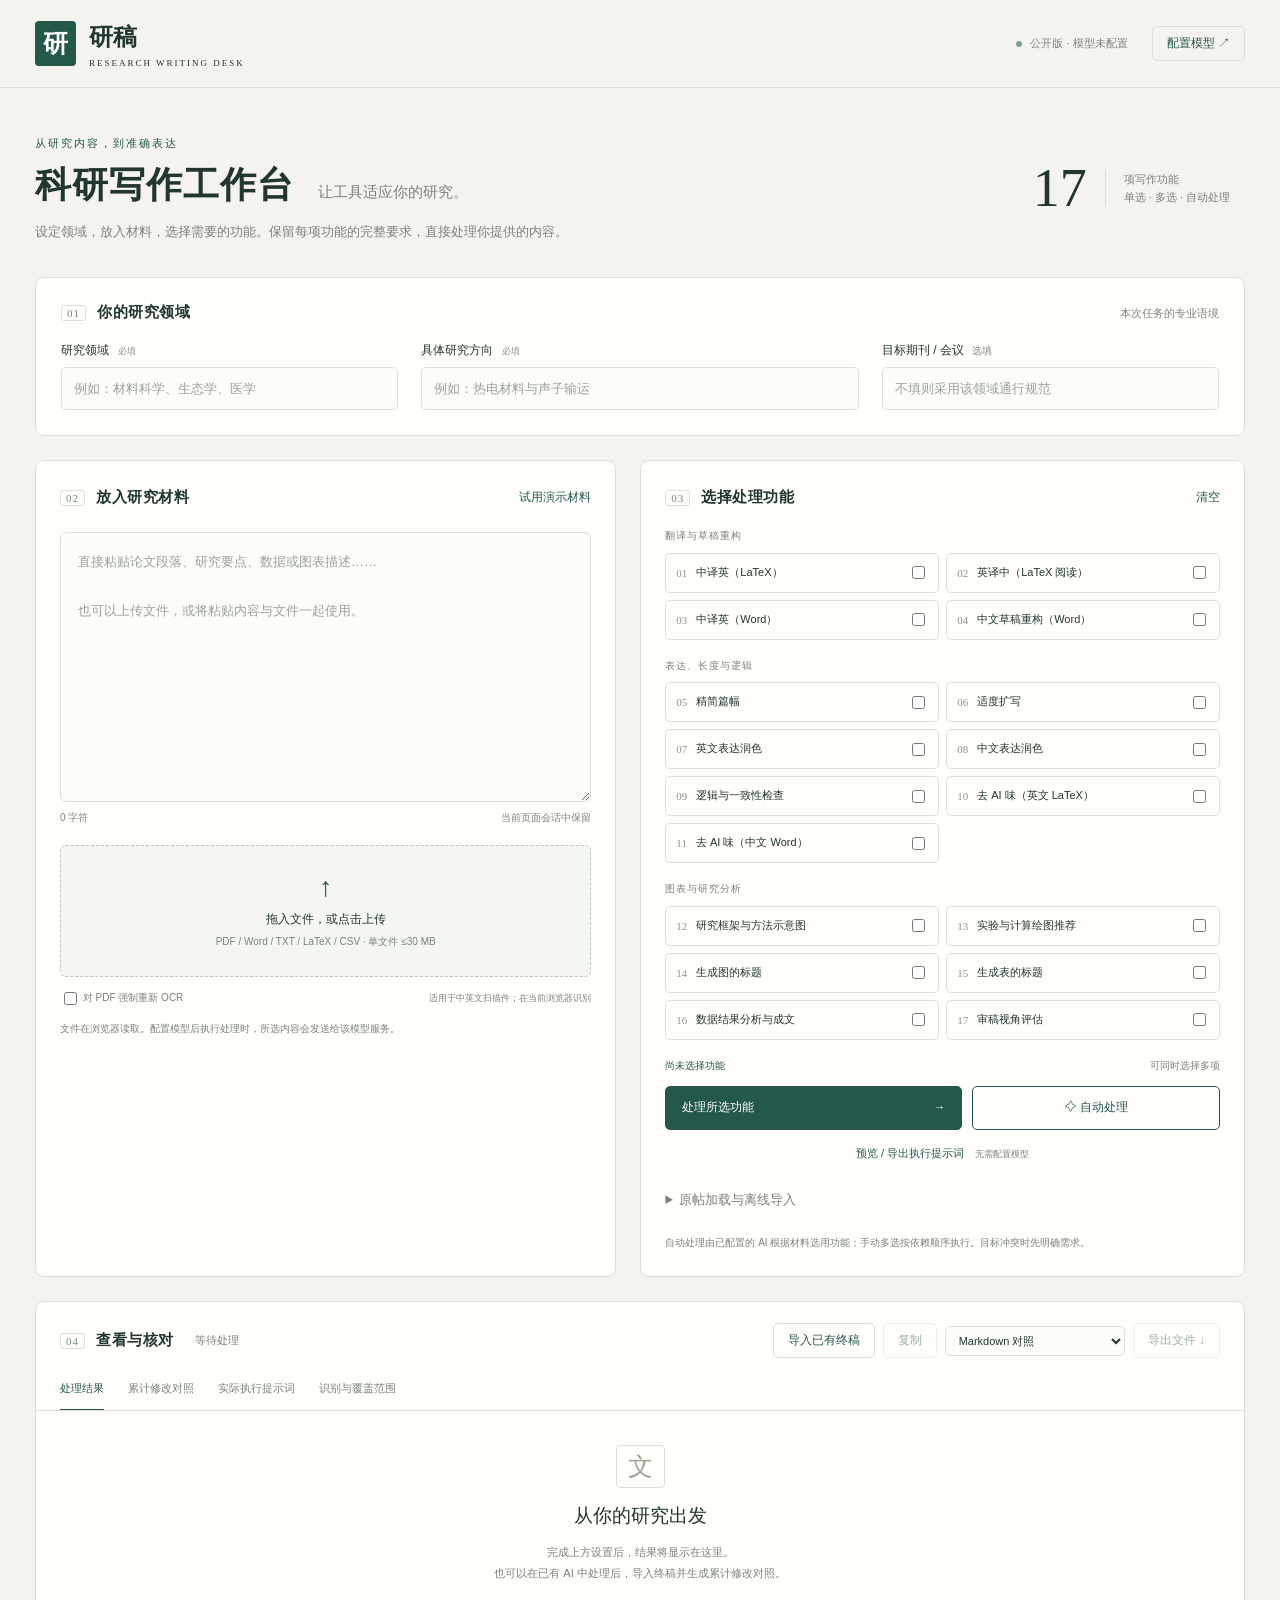
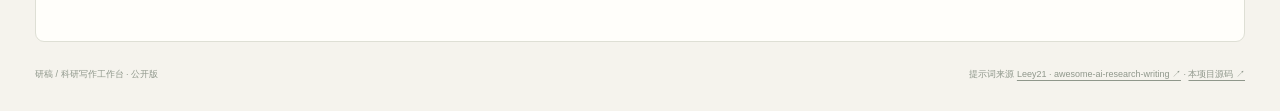
<file: index.html>
<!doctype html>
<html lang="zh-CN"><head><meta charset="utf-8"><meta name="viewport" content="width=device-width,initial-scale=1"><title>研稿 · 科研写作工作台（公开版）</title><link rel="stylesheet" href="./style.css"><link rel="icon" href="data:,"></head>
<body>
<header><a class="brand" href="./"><span class="brand-mark">研</span><span>研稿<small>RESEARCH WRITING DESK</small></span></a><div class="header-right"><span id="connection" class="connection">公开版 · 模型未配置</span><button id="model-open" class="quiet">配置模型 ↗</button></div></header>
<main>
<section class="intro"><div><div class="eyebrow">从研究内容，到准确表达</div><h1>科研写作工作台<span>让工具适应你的研究。</span></h1><p>设定领域，放入材料，选择需要的功能。保留每项功能的完整要求，直接处理你提供的内容。</p></div><div class="intro-aside"><b>17</b><span>项写作功能<br>单选 · 多选 · 自动处理</span></div></section>
<section class="profile panel"><div class="section-heading"><span class="step">01</span><h2>你的研究领域</h2><span class="muted">本次任务的专业语境</span></div><div class="profile-grid"><label>研究领域 <em>必填</em><input id="field" required placeholder="例如：材料科学、生态学、医学"></label><label>具体研究方向 <em>必填</em><input id="direction" required placeholder="例如：热电材料与声子输运"></label><label>目标期刊 / 会议 <span class="optional">选填</span><input id="venue" placeholder="不填则采用该领域通行规范"></label></div></section>
<div class="desk-grid">
<section class="panel material-panel"><div class="section-heading"><span class="step">02</span><h2>放入研究材料</h2><button id="example" class="text-button">试用演示材料</button></div><label class="sr-only" for="manuscript">粘贴待处理材料</label><textarea id="manuscript" class="manuscript" placeholder="直接粘贴论文段落、研究要点、数据或图表描述……&#10;&#10;也可以上传文件，或将粘贴内容与文件一起使用。"></textarea><div class="text-meta"><span id="char-count">0 字符</span><span>当前页面会话中保留</span></div><label id="drop-zone" class="drop-zone"><input id="file-input" type="file" multiple accept=".pdf,.docx,.txt,.md,.tex,.csv,.json"><span class="upload-icon">↑</span><strong>拖入文件，或点击上传</strong><span>PDF / Word / TXT / LaTeX / CSV · 单文件 ≤30 MB</span></label><div class="ocr-option"><label><input id="force-ocr" type="checkbox"> 对 PDF 强制重新 OCR</label><span>适用于中英文扫描件；在当前浏览器识别</span></div><div id="documents" class="documents"></div><p class="input-note">文件在浏览器读取。配置模型后执行处理时，所选内容会发送给该模型服务。</p></section>
<section class="panel tools-panel"><div class="section-heading"><span class="step">03</span><h2>选择处理功能</h2><button id="clear-tasks" class="text-button">清空</button></div><div id="tool-groups"></div><div class="selection-bar"><span id="selection-count">尚未选择功能</span><span>可同时选择多项</span></div><div class="action-grid"><button id="run" class="primary">处理所选功能 <span>→</span></button><button id="auto-run" class="auto-button">✧ 自动处理</button></div><button id="prepare" class="prepare-button">预览 / 导出执行提示词 <span>无需配置模型</span></button><details class="source-access"><summary>原帖加载与离线导入</summary><p>提示词按固定版本从原作者仓库读取。如果加载失败，可下载同版本 README.md 后在这里导入。</p><div class="source-actions"><a id="source-file-link" target="_blank" rel="noopener noreferrer">查看原版 README.md ↗</a><label class="source-upload">导入 README.md<input id="source-upload" type="file" accept=".md,.txt,text/markdown,text/plain"></label></div><p id="source-status" role="status">生成提示词或运行时读取原帖。</p></details><p class="tool-note">自动处理由已配置的 AI 根据材料选用功能；手动多选按依赖顺序执行。目标冲突时先明确需求。</p></section>
</div>
<div id="message" class="message" role="status" aria-live="polite" hidden></div>
<section class="panel output-panel">
<div class="output-heading"><div class="section-heading"><span class="step">04</span><h2>查看与核对</h2><span id="result-state" class="muted">等待处理</span></div><div class="output-actions"><button id="external-open" class="quiet">导入已有终稿</button><button id="copy" class="quiet" disabled>复制</button><select id="export-format" aria-label="导出格式"><option value="markdown">Markdown 对照</option><option value="print">打印 / 保存为 PDF</option><option value="docx">Word 终稿（新排版）</option><option value="txt">纯文本终稿</option><option value="latex">LaTeX 终稿</option><option value="json">完整处理记录 JSON</option></select><button id="download" class="quiet" disabled>导出文件 ↓</button></div></div>
<nav class="tabs" aria-label="结果视图"><button class="tab active" data-tab="result">处理结果</button><button class="tab" data-tab="comparison">累计修改对照</button><button class="tab" data-tab="prompt">实际执行提示词</button><button class="tab" data-tab="scope">识别与覆盖范围</button></nav>
<div id="result-view" class="view"><div class="empty"><span>文</span><h3>从你的研究出发</h3><p>完成上方设置后，结果将显示在这里。<br>也可以在已有 AI 中处理后，导入终稿并生成累计修改对照。</p></div></div>
<div id="comparison-view" class="view" hidden><p class="muted">完成处理或导入终稿后，显示最初原文与最终稿的逐句对照。</p></div>
<pre id="prompt-view" class="view code" hidden></pre><div id="scope-view" class="view" hidden><p class="muted">上传文件后可核对来源、选择处理范围，并记录公式、表格与 OCR 的核对状态。</p></div>
</section>
<footer><span>研稿 / 科研写作工作台 · 公开版</span><span>提示词来源 <a href="https://github.com/Leey21/awesome-ai-research-writing" target="_blank" rel="noopener noreferrer">Leey21 · awesome-ai-research-writing ↗</a> · <a href="https://github.com/zhaoming2026/research-writing-workbench" target="_blank" rel="noopener noreferrer">本项目源码 ↗</a></span></footer>
</main>
<dialog id="model-dialog" class="model-dialog">
<div class="dialog-heading"><div><div class="eyebrow">MODEL CONNECTION</div><h2>选择你使用的 AI</h2></div><button id="model-close" class="icon-button" aria-label="关闭模型设置">×</button></div>
<p>选择服务后自动填写接口和候选模型。免费模型、免费额度与付费API分别标注；密钥只留在当前页面会话。</p>
<div class="provider-toolbar"><label for="model-provider">模型服务</label><label class="free-filter"><input id="free-only" type="checkbox"> 仅显示免费选项</label></div>
<select id="model-provider" aria-label="模型服务"><option value="custom">自定义兼容接口</option></select>
<div id="provider-info" class="provider-info"><p id="provider-note">也可以直接填写已在使用的接口。</p><div id="provider-links"></div></div>
<label>选择候选模型<select id="model-preset"><option value="">手动填写模型ID</option></select></label>
<p id="model-choice-note" class="muted" role="status"></p>
<label id="model-name-row">模型ID <span class="optional">手动填写时使用</span><input id="model-name" placeholder="选择候选模型，或填写账户实际提供的ID"></label>
<div class="model-tools"><button id="models-refresh" class="quiet">读取服务可用模型</button><button id="model-test" class="quiet">测试连接</button></div>
<label id="api-key-label">API Key <span id="key-requirement" class="optional"></span><input id="api-key" type="password" autocomplete="off" placeholder="填写当前服务自己的密钥"></label>
<details id="model-advanced" open><summary>接口地址与高级设置</summary><label>接口协议<select id="model-protocol"><option value="responses">OpenAI Responses 官方接口</option><option value="openai">Chat Completions 兼容接口</option><option value="anthropic">Anthropic Messages 原生接口</option></select></label><label>接口基础地址<input id="endpoint" type="url" placeholder="https://你的服务商/v1"></label><p id="endpoint-note" class="muted"></p><input type="hidden" id="service-token"></details>
<div id="model-status" class="model-status" role="status" aria-live="polite">尚未测试连接。</div>
<p class="muted">浏览器直连所选服务，服务须允许网页跨域访问。读取列表只查询模型名称。连接测试只发送固定短句，云服务可能计费；免费配额和价格以服务商当前规则为准。此处不会自动切换到付费型号。</p>
<button id="model-save" class="primary">使用此配置 →</button>
</dialog>
<dialog id="document-dialog" class="document-dialog"><div class="dialog-heading"><div><div class="eyebrow">SOURCE INSPECTION</div><h2 id="document-title">识别预览</h2></div><button id="document-close" class="icon-button" aria-label="关闭识别预览">×</button></div><div id="document-warnings" class="recognition-warnings"></div><div class="preview-toolbar"><label>页面<select id="page-select"></select></label><div class="preview-buttons"><button id="select-all-blocks" class="quiet">选中全部</button><button id="clear-blocks" class="quiet">清空范围</button></div><button id="export-recognition" class="quiet">导出识别记录 .json</button></div><div class="document-grid"><div id="page-image-wrap" class="page-image-wrap"><img id="page-image" alt="原PDF页面预览"></div><div id="blocks" class="blocks"></div></div><div class="dialog-bottom"><span>修改只用于本次处理，不覆盖上传原文件。</span><button id="document-done" class="primary">采用这些识别内容</button></div></dialog>

<dialog id="external-dialog"><div class="dialog-heading"><div><div class="eyebrow">ORIGINAL TO FINAL</div><h2>导入已有终稿</h2></div><button id="external-close" class="icon-button" aria-label="关闭终稿导入">×</button></div><p>以当前粘贴内容和所选稿件块作为原文。粘贴在 Codex、ChatGPT、Claude 或其他工具中得到的最终正文；参考资料不会计入原稿。</p><label>最终正文<textarea id="external-text" class="manuscript" placeholder="粘贴最终修改稿正文，保留段落；不含过程说明。"></textarea></label><label>也可导入终稿文件<input id="external-file" type="file" accept=".docx,.txt,.md,.tex"></label><button id="external-compare" class="primary">生成累计对照 →</button></dialog>

<script src="./app.js" type="module"></script></body></html>
</file>
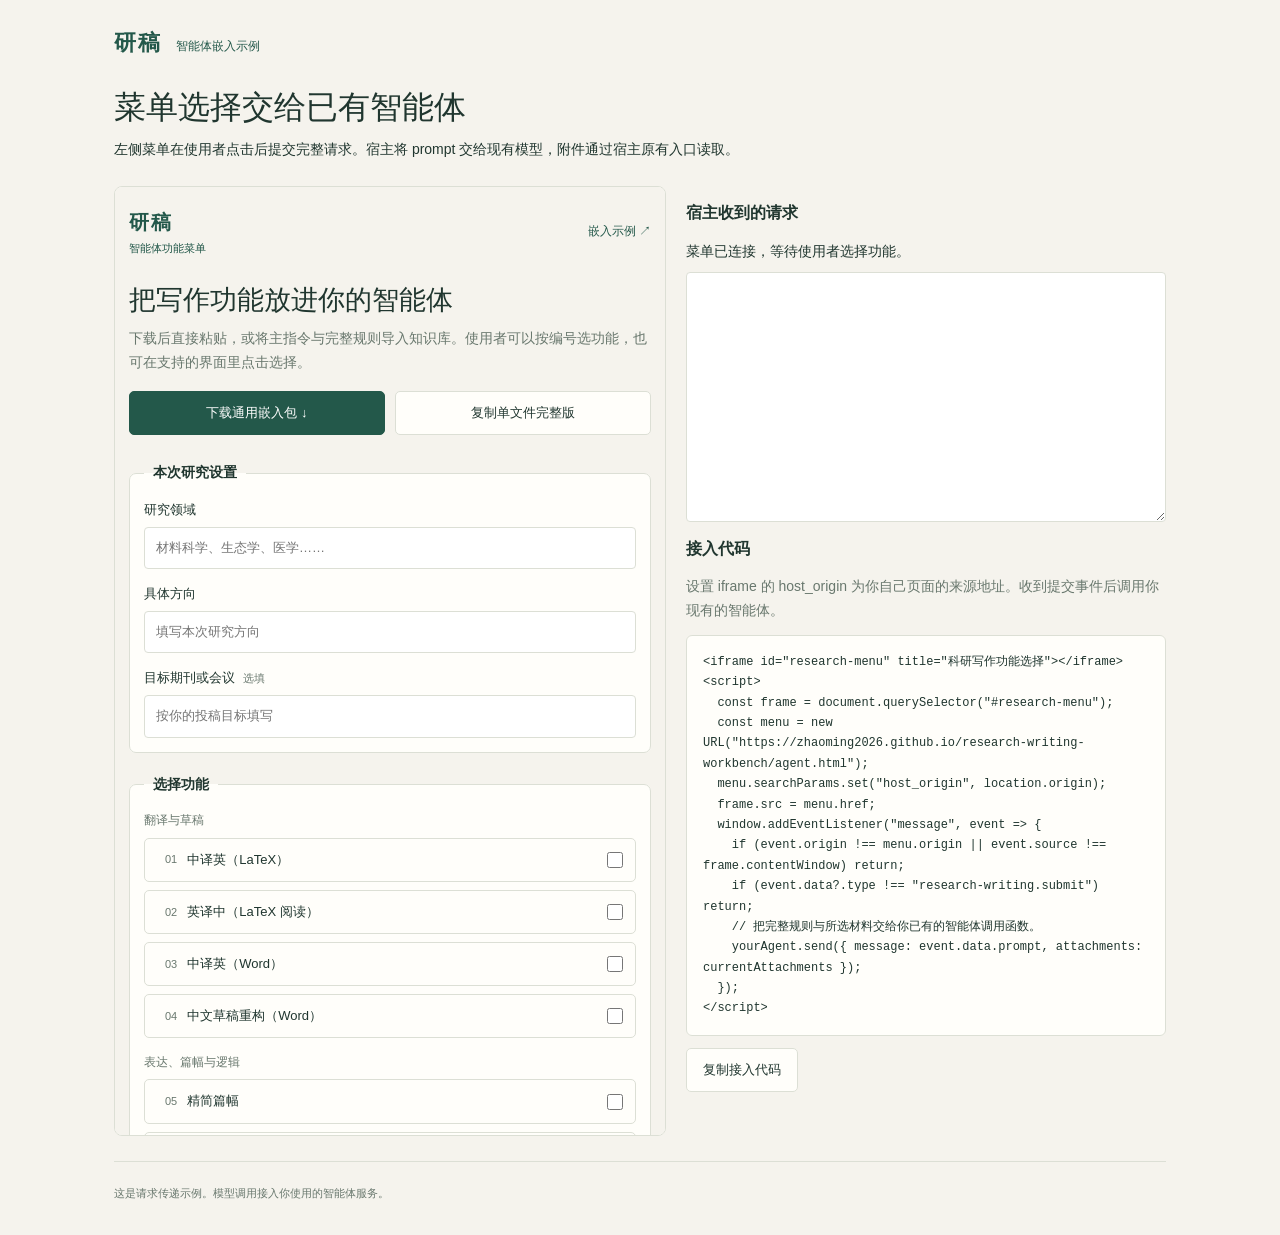
<file: agent-host.html>
<!doctype html>
<html lang="zh-CN">
<head><meta charset="utf-8"><meta name="viewport" content="width=device-width,initial-scale=1"><title>研稿 · 智能体嵌入示例</title><link rel="icon" href="data:,"><link rel="stylesheet" href="./agent.css"></head>
<body><main class="host-demo">
<header><a href="./agent.html" class="brand">研稿<span>智能体嵌入示例</span></a></header>
<h1>菜单选择交给已有智能体</h1><p>左侧菜单在使用者点击后提交完整请求。宿主将 prompt 交给现有模型，附件通过宿主原有入口读取。</p>
<div class="host-columns"><iframe id="research-menu" title="科研写作功能选择"></iframe><section><h2>宿主收到的请求</h2><p id="host-status" role="status">等待菜单加载</p><textarea id="host-request" readonly aria-label="宿主实际收到的提示词"></textarea><h2>接入代码</h2><p class="hint">设置 iframe 的 host_origin 为你自己页面的来源地址。收到提交事件后调用你现有的智能体。</p><pre id="integration-code" class="host-code"></pre><button id="copy-code">复制接入代码</button></section></div>
<footer><p>这是请求传递示例。模型调用接入你使用的智能体服务。</p></footer>
</main><script type="module" src="./agent-host.js"></script></body></html>
</file>
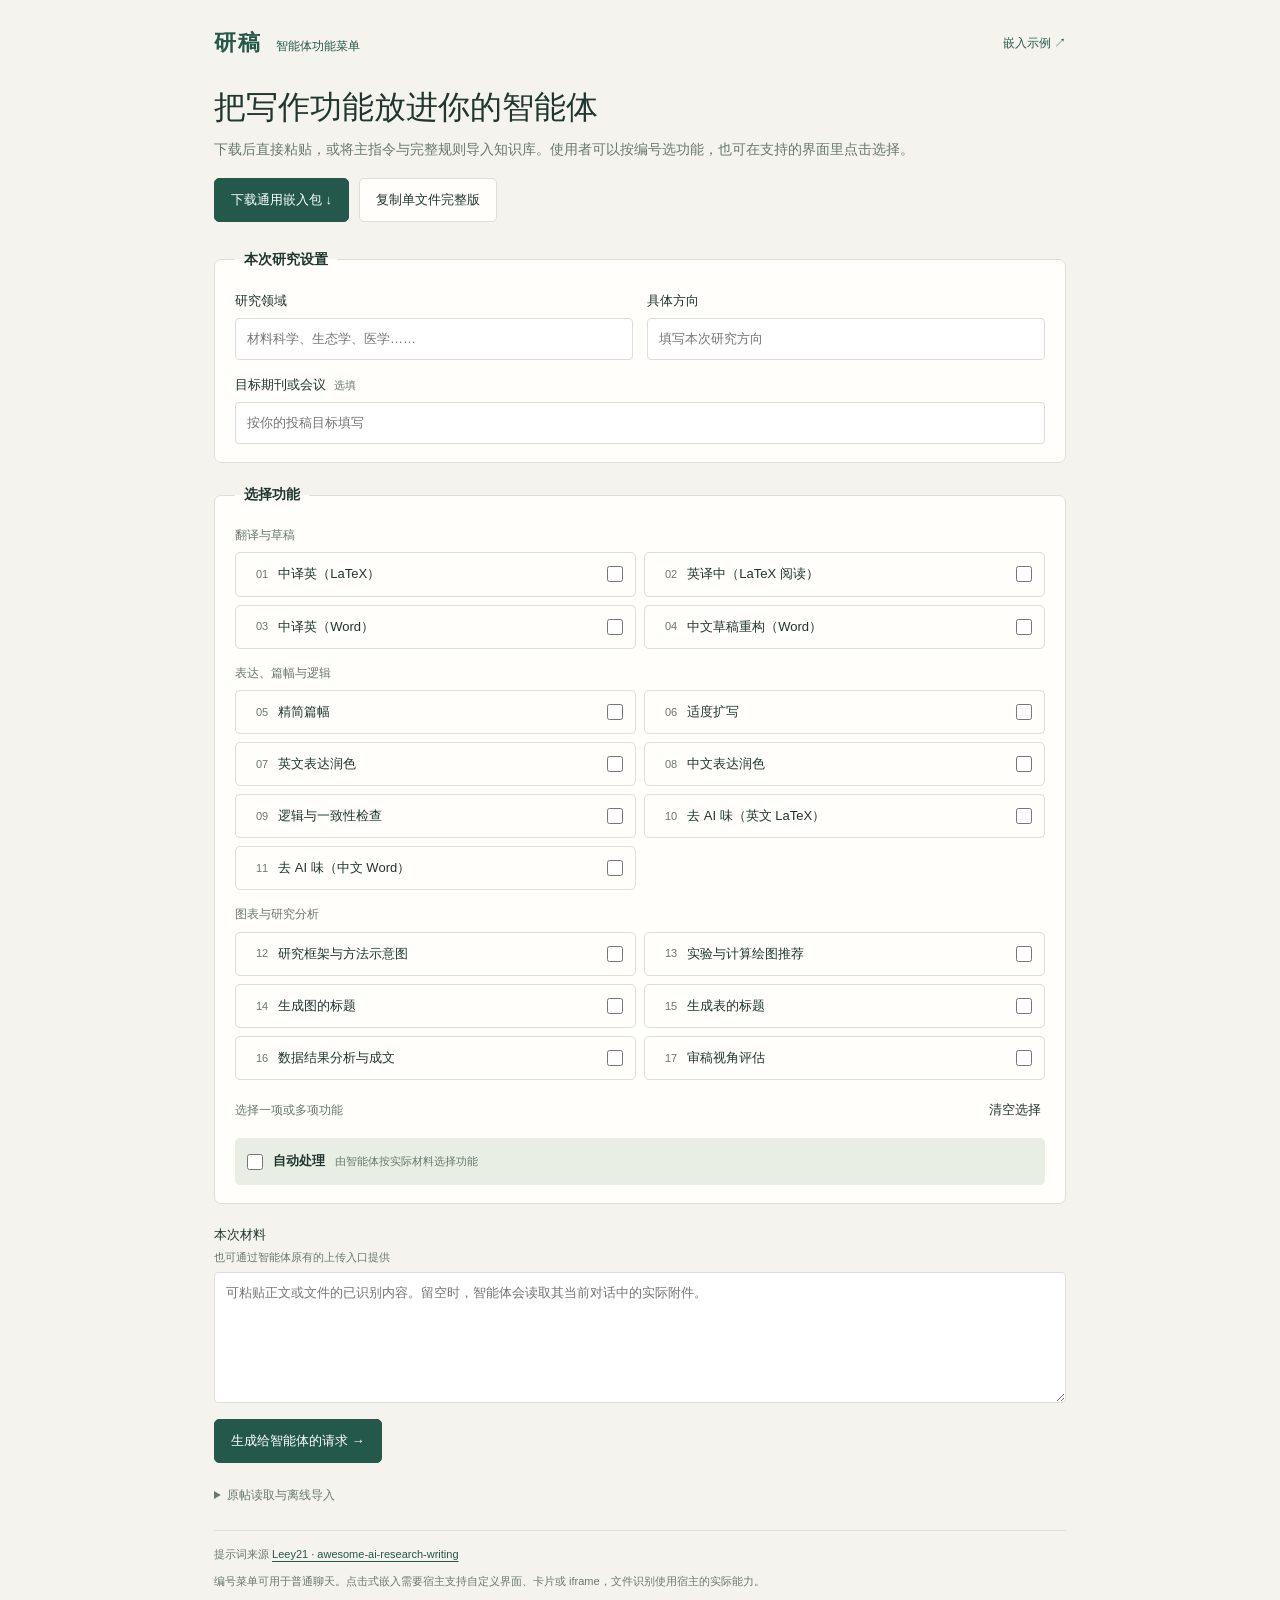
<file: agent.html>
<!doctype html>
<html lang="zh-CN">
<head>
<meta charset="utf-8"><meta name="viewport" content="width=device-width,initial-scale=1">
<title>研稿 · 智能体功能菜单</title><link rel="icon" href="data:,"><link rel="stylesheet" href="./agent.css">
</head>
<body>
<main>
<header><a href="./" class="brand">研稿<span>智能体功能菜单</span></a><a href="./agent-host.html" target="_blank" rel="noopener">嵌入示例 ↗</a></header>
<section class="intro"><h1>把写作功能放进你的智能体</h1><p>下载后直接粘贴，或将主指令与完整规则导入知识库。使用者可以按编号选功能，也可在支持的界面里点击选择。</p><div class="download-actions"><button type="button" id="download-agent" class="primary">下载通用嵌入包 ↓</button><button type="button" id="copy-agent">复制单文件完整版</button></div></section>
<form id="request-form">
<fieldset class="profile"><legend>本次研究设置</legend><div class="profile-grid">
<label>研究领域<input id="field" required maxlength="200" placeholder="材料科学、生态学、医学……"></label>
<label>具体方向<input id="direction" required maxlength="300" placeholder="填写本次研究方向"></label>
<label>目标期刊或会议<span>选填</span><input id="venue" maxlength="300" placeholder="按你的投稿目标填写"></label>
</div></fieldset>
<fieldset><legend>选择功能</legend><div id="task-groups"></div><div class="selection-row"><p id="selection-status" aria-live="polite">选择一项或多项功能</p><button id="clear-tasks" type="button" class="quiet">清空选择</button></div><label class="automatic"><input id="automatic" type="checkbox"><b>自动处理</b><span>由智能体按实际材料选择功能</span></label></fieldset>
<label class="material">本次材料<span>也可通过智能体原有的上传入口提供</span><textarea id="material" rows="5" placeholder="可粘贴正文或文件的已识别内容。留空时，智能体会读取其当前对话中的实际附件。"></textarea></label>
<div class="actions"><button type="submit" id="prepare" class="primary">生成给智能体的请求 →</button><button type="button" id="send-host" hidden>交给当前智能体</button></div>
</form>
<p id="status" role="status" aria-live="polite"></p>
<section id="preview" hidden><div class="preview-heading"><h2>本次完整请求</h2><button id="copy-request">复制请求</button></div><p class="hint">请求包含所选功能的完整规则，交由你使用的智能体执行。</p><textarea id="request-output" rows="10" readonly aria-label="完整请求提示词"></textarea></section>
<details class="source-access"><summary>原帖读取与离线导入</summary><p>规则从原作者固定版本读取。加载遇到问题时，可下载链接中的原版 README.md 并导入。</p><a id="source-file-link" target="_blank" rel="noopener noreferrer">查看原版 README.md ↗</a><input id="source-upload" type="file" accept=".md,.txt"><p id="source-status" role="status">下载包或生成请求时读取原帖。</p></details>
<footer>提示词来源 <a href="https://github.com/Leey21/awesome-ai-research-writing" target="_blank" rel="noopener noreferrer">Leey21 · awesome-ai-research-writing</a><p>编号菜单可用于普通聊天。点击式嵌入需要宿主支持自定义界面、卡片或 iframe，文件识别使用宿主的实际能力。</p></footer>
</main><script type="module" src="./agent.js"></script>
</body></html>
</file>
<file: style.css>
:root{--paper:#f5f3ed;--white:#fffefa;--ink:#20362f;--muted:#79847c;--line:#dedfd5;--accent:#23584a;--soft:#e9eee5;--error:#9e4839;--serif:"Songti SC","STSong","Noto Serif CJK SC",serif;--sans:"PingFang SC","Hiragino Sans GB",sans-serif}*{box-sizing:border-box}body{margin:0;color:var(--ink);background:var(--paper);font-family:var(--sans);font-size:14px;line-height:1.65}button,input,textarea,select{font:inherit}button{cursor:pointer}button:disabled{opacity:.45;cursor:not-allowed}button,input,textarea,select,a{outline-offset:4px}header{height:88px;max-width:1400px;margin:auto;padding:0 48px;display:flex;align-items:center;justify-content:space-between;border-bottom:1px solid var(--line)}.brand{color:var(--ink);text-decoration:none;display:flex;gap:13px;align-items:center;font-family:var(--serif);font-weight:700;font-size:24px}.brand-mark{display:grid;place-items:center;background:var(--accent);color:var(--white);width:41px;height:45px;border-radius:4px;font-size:25px}.brand small{display:block;font-family:Georgia,serif;font-size:9px;letter-spacing:2px;font-weight:400;line-height:1.2}.header-right{display:flex;align-items:center;gap:24px}.connection{font-size:11px;color:var(--muted)}.connection:before{content:"";display:inline-block;width:6px;height:6px;border-radius:50%;background:#77a08c;margin-right:8px}.quiet,.text-button{background:transparent;border:0;color:var(--accent)}.quiet{border:1px solid var(--line);border-radius:5px;padding:7px 14px;font-size:12px}.text-button{font-size:12px;margin-left:auto;padding:0}main{max-width:1304px;margin:auto;padding:0 0 30px}.intro{display:flex;justify-content:space-between;align-items:center;padding:46px 0 35px}.eyebrow{font-size:11px;letter-spacing:2px;color:var(--accent);font-weight:500}h1{font-family:var(--serif);font-size:36px;line-height:1.3;letter-spacing:1px;font-weight:600;margin:10px 0 12px}h1 span{font-family:var(--sans);font-size:15px;font-weight:400;color:var(--muted);letter-spacing:0;margin-left:24px}.intro p{font-size:13px;color:var(--muted);margin:0}.intro-aside{display:flex;gap:18px;align-items:center;padding-right:15px}.intro-aside b{font:54px Georgia,serif;font-weight:400}.intro-aside span{font-size:11px;color:var(--muted);border-left:1px solid var(--line);padding-left:18px}.panel{background:var(--white);border:1px solid var(--line);border-radius:9px;overflow:hidden}.profile{padding:22px 25px 25px;margin-bottom:24px}.section-heading{display:flex;gap:11px;align-items:center}.step{font:11px Georgia,serif;letter-spacing:1px;color:#718b79;border:1px solid var(--line);padding:1px 5px;border-radius:3px}.section-heading h2{font-size:15px;letter-spacing:.5px;font-weight:600;margin:0}.muted{font-size:11px;color:var(--muted)}.section-heading>.muted{margin-left:auto}.profile-grid{display:grid;grid-template-columns:1fr 1.3fr 1fr;gap:23px;margin-top:16px}label{display:block;font-size:12px;font-weight:500}label em{font-style:normal;color:#8d947e;font-size:9px;margin-left:6px}.optional{font-size:10px;color:var(--muted);margin-left:5px}input:not([type=checkbox]):not([type=file]),select{display:block;width:100%;margin-top:6px;background:#fcfcf8;border:1px solid var(--line);border-radius:5px;padding:10px 12px;color:var(--ink);font-size:13px}input::placeholder,textarea::placeholder{color:#9aA399}input:focus,textarea:focus,select:focus{border-color:var(--accent);outline:2px solid #23584a16}.desk-grid{display:grid;grid-template-columns:1fr 1.04fr;gap:24px;align-items:stretch}.material-panel,.tools-panel{padding:24px}.manuscript{display:block;width:100%;height:270px;resize:vertical;border:1px solid var(--line);border-radius:6px;background:#fcfcf8;margin-top:22px;padding:17px;line-height:1.9;font-size:13px;color:var(--ink)}.text-meta{display:flex;justify-content:space-between;color:var(--muted);font-size:10px;padding:8px 0 18px}.drop-zone{border:1px dashed #bdc8ba;background:#f4f7ef;border-radius:6px;display:flex;align-items:center;flex-direction:column;justify-content:center;min-height:132px;position:relative;cursor:pointer}.drop-zone.dragging{border-color:var(--accent);background:#e6eee2}.drop-zone input{position:absolute;inset:0;opacity:0;width:100%;height:100%;cursor:pointer}.upload-icon{font:27px Georgia,serif;color:var(--accent);line-height:1.2}.drop-zone strong{font-weight:500;font-size:12px;margin:7px 0 4px}.drop-zone>span:last-child{font-size:10px;color:var(--muted)}.ocr-option{display:flex;justify-content:space-between;gap:8px;margin-top:12px;align-items:center}.ocr-option label{font-size:10px;color:var(--muted)}.ocr-option>span{font-size:9px;color:var(--muted)}input[type=checkbox]{accent-color:var(--accent);vertical-align:middle}.input-note{font-size:10px;color:var(--muted);margin:13px 0 0}.group-title{font-size:10px;color:var(--muted);letter-spacing:1px;margin:18px 0 8px}.tool-grid{display:grid;grid-template-columns:1fr 1fr;gap:7px}.tool{border:1px solid var(--line);border-radius:5px;min-height:40px;display:flex;align-items:center;gap:9px;padding:8px 10px;font-size:11px;cursor:pointer;transition:background .12s,border-color .12s}.tool:hover{border-color:#93ab98;background:#f5f7f0}.tool.selected{background:var(--soft);border-color:#789b84;color:#204e3e}.tool input{width:13px;height:13px;order:3;margin-left:auto}.tool-number{font:11px Georgia,serif;color:#879788;flex-shrink:0}.tool-name{line-height:1.4}.selection-bar{margin:18px 0 12px;display:flex;justify-content:space-between;font-size:10px;color:var(--muted)}#selection-count{color:var(--accent)}.action-grid{display:grid;grid-template-columns:1.2fr 1fr;gap:10px}.primary,.auto-button{border-radius:5px;padding:11px 16px;font-size:12px;font-weight:500;display:flex;align-items:center;justify-content:space-between}.primary{background:var(--accent);border:1px solid var(--accent);color:#fff}.primary:hover{background:#174437}.auto-button{border:1px solid var(--accent);color:var(--accent);background:#fffefa;justify-content:center;gap:5px}.auto-button:hover{background:var(--soft)}.prepare-button{width:100%;background:none;border:0;padding:14px 0 0;text-align:center;color:var(--accent);font-size:11px}.prepare-button span{color:var(--muted);font-size:9px;margin-left:8px}.tool-note{font-size:10px;line-height:1.8;color:var(--muted);margin:14px 0 0}.documents{margin-top:12px}.document-row{display:flex;align-items:center;gap:8px;padding:10px 0;border-bottom:1px solid var(--line);font-size:11px}.document-info{flex:1;min-width:0}.document-info b{display:block;overflow:hidden;text-overflow:ellipsis;white-space:nowrap;max-width:250px;font-weight:500}.document-info small{color:var(--muted);font-size:9px}.document-row select{width:96px;font-size:10px;padding:5px;margin:0}.remove{background:none;border:0;color:var(--muted);padding:4px}.message{padding:13px 17px;border:1px solid #cbd8c8;border-radius:6px;background:#edf2e8;color:var(--accent);font-size:12px;margin-top:22px}.message.error{background:#faf0eb;border-color:#e9cdc2;color:var(--error)}.message.busy:before{content:"";display:inline-block;width:10px;height:10px;border:2px solid #a1bca7;border-top-color:var(--accent);border-radius:50%;margin-right:9px;animation:spin .8s linear infinite}.output-panel{margin-top:24px}.output-heading{display:flex;align-items:center;justify-content:space-between;padding:21px 24px}.output-actions{display:flex;gap:8px}.output-heading .section-heading>.muted{margin-left:10px}.tabs{display:flex;gap:24px;padding:0 24px;border-bottom:1px solid var(--line)}.tab{border:0;background:none;color:var(--muted);font-size:11px;padding:0 0 12px;position:relative}.tab.active{color:var(--accent)}.tab.active:after{content:"";height:2px;background:var(--accent);position:absolute;bottom:-1px;left:0;right:0}.view{padding:24px;min-height:230px}.view[hidden]{display:none}.empty{text-align:center;padding:15px 0 20px}.empty>span{font:25px var(--serif);border:1px solid var(--line);padding:7px 11px;border-radius:4px;color:#9aa68e}.empty h3{font-family:var(--serif);font-size:19px;font-weight:400;margin:17px 0 6px}.empty p{font-size:11px;line-height:1.9;color:var(--muted)}pre{white-space:pre-wrap;overflow-wrap:anywhere;line-height:1.85;font-family:"SFMono-Regular",Consolas,monospace;font-size:12px}.code{max-height:620px;overflow:auto;background:#fbfcf6;margin:0}.step-output{border-bottom:1px solid var(--line);padding-bottom:20px;margin-bottom:20px}.step-output:last-child{border:0;margin:0}.step-output h3{font-size:13px;color:var(--accent);margin-top:0}.step-output pre{font-family:var(--sans);font-size:13px}.scope-row{padding:10px 0;border-bottom:1px solid var(--line);font-size:12px}.warning-item{font-size:11px;color:#916b35;margin:6px 0}.plan-note{font-size:11px;color:var(--muted);padding-bottom:16px}.generated-svg{border:1px solid var(--line);background:white;margin-top:12px;padding:14px}.generated-svg img{width:100%;max-height:650px}footer{display:flex;justify-content:space-between;color:#8f978b;font-size:9px;margin-top:25px}dialog{border:1px solid var(--line);background:var(--white);color:var(--ink);border-radius:10px;padding:28px;width:500px;max-width:95vw;box-shadow:0 25px 80px #1b322e20}dialog::backdrop{background:#20362f70;backdrop-filter:blur(2px)}.dialog-heading{display:flex;align-items:center;justify-content:space-between;margin-bottom:17px}.dialog-heading h2{font-family:var(--serif);font-size:25px;font-weight:500;margin:4px 0 0}.dialog-heading .eyebrow{font-size:9px}.icon-button{background:transparent;border:0;color:var(--muted);font-size:26px;padding:0 4px}.dialog-heading+p{font-size:12px;color:var(--muted)}dialog label{margin-top:14px}dialog>.primary{width:100%;margin-top:20px;justify-content:center}.document-dialog{width:1180px;max-height:92vh;overflow:auto}.document-grid{display:grid;grid-template-columns:1fr 1fr;gap:24px;max-height:62vh;overflow:auto}.page-image-wrap{background:#eeefe8;padding:10px;align-self:start}.page-image-wrap img{display:block;width:100%;border:1px solid var(--line)}.preview-toolbar{display:flex;justify-content:space-between;align-items:center;margin-bottom:15px}.preview-toolbar label{display:flex;align-items:center;gap:10px;margin:0}.preview-toolbar select{width:120px;margin:0;padding:5px}.recognition-warnings{font-size:11px;color:#916b35;margin:0 0 14px}.block{margin-bottom:14px}.block-label{font-size:10px;color:var(--muted);margin-bottom:5px}.block textarea{width:100%;min-height:72px;padding:9px;border:1px solid var(--line);border-radius:5px;background:#fff;font-size:12px;line-height:1.8}.block.table table{border-collapse:collapse;width:100%;font-size:11px;margin-bottom:6px}.block td{border:1px solid var(--line);padding:5px}.dialog-bottom{margin-top:20px;display:flex;justify-content:space-between;align-items:center;font-size:11px;color:var(--muted)}.sr-only{position:absolute;width:1px;height:1px;margin:-1px;overflow:hidden;clip:rect(0,0,0,0)}@keyframes spin{to{transform:rotate(360deg)}}@media(max-width:1400px){main{padding-left:35px;padding-right:35px}header{padding:0 35px}}@media(max-width:1000px){h1 span{display:block;margin:10px 0 0}.desk-grid{grid-template-columns:1fr}.profile-grid{grid-template-columns:1fr 1fr}.profile-grid label:last-child{grid-column:span 2}.intro-aside{display:none}.material-panel,.tools-panel{padding:20px}.manuscript{height:220px}.document-grid{grid-template-columns:1fr}.connection{display:none}}@media(max-width:600px){header{height:75px;padding:0 20px}main{padding:0 18px 20px}.intro{padding:30px 0 25px}h1{font-size:29px}.intro p{font-size:11px}.profile{padding:18px}.profile-grid{display:block}.profile-grid label{margin-top:14px}.section-heading>.muted{display:none}.tool-grid{grid-template-columns:1fr}.ocr-option{display:block}.ocr-option>span{padding-left:20px}.output-heading{padding:18px}.output-heading .muted{display:none}.output-actions{gap:4px}.output-actions button{font-size:10px;padding:6px 8px}.tabs{padding:0 18px;gap:20px}.view{padding:18px}footer{display:block}.dialog-bottom{display:block}.dialog-bottom button{margin-top:10px;width:100%}.document-dialog{padding:20px}.text-meta{font-size:9px}}

#model-name-row[hidden]{display:none}
/* Cumulative comparison and source review extend the existing paper layout. */
.output-heading{gap:16px;flex-wrap:wrap}.output-actions{align-items:center;flex-wrap:wrap}.output-actions select{width:180px;font-size:11px;padding:7px 9px;margin:0}.output-actions .quiet{white-space:nowrap}.comparison-summary{font-size:12px;color:var(--accent);margin-top:0}.comparison-controls{display:flex;gap:12px;align-items:center;flex-wrap:wrap;margin:18px 0}.comparison-table-wrap{overflow-x:auto}.comparison-table{width:100%;border-collapse:collapse;table-layout:fixed;font-size:12px}.comparison-table th{background:#edf1e8;color:var(--accent);font-weight:500;text-align:left;padding:12px 15px;border:1px solid var(--line)}.comparison-table td{border:1px solid var(--line);padding:15px;vertical-align:top;overflow-wrap:anywhere}.comparison-table td p{margin:7px 0 12px;white-space:pre-wrap}.comparison-table tr.unchanged{color:var(--muted)}.comparison-table tr[hidden]{display:none}.reason-edit,.source-edit-block textarea{width:100%;min-height:95px;font:12px/1.8 var(--sans);padding:9px;border:1px solid var(--line);border-radius:5px;background:#fcfcf8;color:var(--ink);resize:vertical}.explanation-source{display:block;font-size:9px;color:var(--muted);margin-top:6px}.review-flag{font-size:10px;color:#946128;background:#faf5e9;border-radius:4px;padding:7px 9px}.source-link{display:block;background:none;border:0;padding:0;text-align:left;font-size:10px;color:var(--accent);text-decoration:underline;margin:6px 0}.block-option{font-size:10px;color:var(--muted);font-weight:400;margin:8px 0}.block details{font-size:10px;color:var(--muted);margin-top:8px}.block details pre{font-size:10px;max-height:130px;overflow:auto}.preview-buttons{display:flex;gap:8px}.preview-toolbar{flex-wrap:wrap;gap:10px}.source-export-blocks{max-height:55vh;overflow:auto;margin-top:20px;padding-right:10px}.source-edit-block{padding:14px 0;border-bottom:1px solid var(--line)}.source-edit-block small{font-size:10px;color:var(--muted)}.source-edit-block p{font-size:12px;white-space:pre-wrap;line-height:1.8}.final-draft{padding:15px 18px;background:#f5f8f0;border:1px solid var(--line);border-radius:6px;margin-bottom:22px}.final-draft h3{font-size:12px;color:var(--accent);margin:0}.final-draft pre{font-family:var(--sans);font-size:13px}.step-output summary{font-size:12px;cursor:pointer;color:var(--accent);padding:7px 0}.output-panel .tabs{overflow-x:auto;white-space:nowrap}.output-panel .tab{flex-shrink:0}.view[hidden]{display:none}.source-export-blocks textarea{min-height:85px}#external-dialog{width:760px}#external-text{margin-top:8px;height:220px}#external-file{font-size:11px;max-width:100%}
@media(max-width:800px){.output-actions{width:100%;gap:7px}.output-actions select{flex:1;min-width:160px}.comparison-table,.comparison-table tbody,.comparison-table tr,.comparison-table td{display:block;width:100%}.comparison-table thead{display:none}.comparison-table tr{border:1px solid var(--line);border-radius:6px;overflow:hidden;margin-bottom:18px}.comparison-table td{border:0;border-bottom:1px solid var(--line);padding:13px 15px}.comparison-table td:last-child{border:0}.comparison-table td:nth-child(1):before{content:'原句与来源';font-size:10px;color:var(--muted);display:block;margin-bottom:7px}.comparison-table td:nth-child(2):before{content:'最终句';font-size:10px;color:var(--muted);display:block;margin-bottom:7px}.comparison-table td:nth-child(3):before{content:'中文说明与待核对项';font-size:10px;color:var(--muted);display:block;margin-bottom:7px}.output-heading{padding:18px}.comparison-controls .quiet{font-size:10px}.dialog-bottom{gap:12px;align-items:flex-start}.dialog-bottom>span{font-size:10px}.dialog-bottom .primary{white-space:nowrap;padding:9px 12px}.preview-toolbar .quiet{font-size:10px;padding:6px 8px}}

.model-dialog{width:700px;max-height:92vh;overflow:auto}.provider-toolbar{display:flex;align-items:center;justify-content:space-between;gap:14px;margin:22px 0 7px}.provider-toolbar label{margin:0}.provider-toolbar .free-filter{font-size:11px;color:var(--accent);white-space:nowrap}.provider-info{padding:12px 0;border-bottom:1px solid var(--line)}.provider-info p{font-size:12px;color:var(--muted);margin:0 0 6px;line-height:1.8}#provider-links{display:flex;gap:12px;flex-wrap:wrap}#provider-links a{font-size:10px;color:var(--accent);text-decoration:underline}.model-tools{display:flex;gap:10px;margin-top:13px}#model-advanced{margin-top:20px;border-top:1px solid var(--line);padding-top:13px}#model-advanced summary{font-size:11px;color:var(--muted);cursor:pointer}.model-status{font-size:11px;line-height:1.8;color:var(--accent);background:#eff3ea;border-radius:5px;padding:10px 12px;margin-top:18px;overflow-wrap:anywhere}.model-status.error{color:var(--error);background:#faf0eb}.model-dialog>p.muted{margin-top:13px;font-size:10px}@media(max-width:600px){.provider-toolbar{align-items:flex-start}.provider-toolbar .free-filter{font-size:10px}.model-tools{gap:7px}.model-tools .quiet{font-size:10px;padding:7px 10px}.model-dialog{padding:22px}.model-dialog .dialog-heading h2{font-size:24px}}

footer a, .source-access a { color: inherit; text-underline-offset: 3px; }
.source-access { margin-top: 16px; padding: 9px 0; font-size: .82rem; color: var(--muted); }
.source-access summary { cursor: pointer; }
.source-actions { display: flex; align-items: center; flex-wrap: wrap; gap: 12px; }
.source-upload { cursor: pointer; text-decoration: underline; text-underline-offset: 3px; }
.source-upload input { width: 100%; max-width: 220px; display: block; font-size: .76rem; }
#source-status { margin: 8px 0 0; }
@media print {
  body, main, .output-panel { background: white; color: black; margin: 0; padding: 0; border: 0; }
  body > header, main > :not(.output-panel), .output-actions, .tabs, .comparison-controls,
  .source-link, .view:not(#comparison-view), dialog, #message { display: none !important; }
  #comparison-view { display: block !important; padding: 0; }
  .comparison-table-wrap { overflow: visible !important; }
  .comparison-table { width: 100%; min-width: 0 !important; table-layout: fixed; }
  .comparison-table td { overflow-wrap: anywhere; vertical-align: top; }
  .comparison-table tr { break-inside: avoid; }
  .reason-edit { resize: none; border: 0; width: 100%; min-height: 5em; background: transparent; }
}
</file>
<file: agent.css>
:root{color-scheme:light;--paper:#f5f3ed;--white:#fffefa;--ink:#20362f;--muted:#69786e;--line:#dcdfd5;--accent:#23584a;--soft:#e9eee5}
*{box-sizing:border-box}body{margin:0;background:var(--paper);color:var(--ink);font-family:"PingFang SC","Hiragino Sans GB",sans-serif;font-size:14px;line-height:1.7}main{max-width:900px;margin:auto;padding:24px}header,.preview-heading,.selection-row{display:flex;justify-content:space-between;align-items:center;gap:16px}a{color:var(--accent);text-underline-offset:3px}header a{text-decoration:none;font-size:12px}.brand{font-weight:650;font-size:22px;letter-spacing:2px}.brand span{font-size:12px;letter-spacing:0;font-weight:400;margin-left:14px}h1{font-family:"Songti SC","STSong",serif;font-weight:500;font-size:32px;line-height:1.4;margin:24px 0 8px}h2{font-size:16px}p{margin:8px 0}button{font:inherit;font-size:13px;cursor:pointer;background:var(--white);border:1px solid var(--line);border-radius:5px;padding:10px 16px;color:var(--ink)}button:hover{border-color:var(--accent)}button:disabled{cursor:wait;opacity:.6}.primary{background:var(--accent);color:white;border-color:var(--accent)}.quiet{border:0;background:none;padding:4px}.intro{margin-bottom:26px}.intro p,.hint{color:var(--muted)}.download-actions,.actions{display:flex;gap:10px;flex-wrap:wrap;margin-top:16px}fieldset{border:1px solid var(--line);border-radius:7px;background:var(--white);padding:18px 20px;margin:0 0 20px}legend{padding:0 9px;font-weight:600}.profile-grid{display:grid;grid-template-columns:1fr 1fr;gap:14px}.profile-grid label:last-child{grid-column:1/-1}label{display:block;font-size:13px}label>span{font-size:11px;color:var(--muted);margin-left:8px}input,textarea{font:inherit;color:var(--ink);border:1px solid var(--line);border-radius:4px;background:white;padding:9px 11px}input:not([type=checkbox]):not([type=file]),textarea{display:block;width:100%;margin-top:6px}input:focus,textarea:focus{outline:2px solid #a2bbab;outline-offset:1px}input[type=checkbox]{accent-color:var(--accent);width:16px;height:16px;margin:0;flex-shrink:0}.group-title{font-size:12px;color:var(--muted);margin:14px 0 7px}.group-title:first-child{margin-top:0}.task-grid{display:grid;grid-template-columns:1fr 1fr;gap:8px}.task{display:flex;gap:10px;align-items:center;padding:10px 12px;border:1px solid var(--line);border-radius:5px;cursor:pointer;min-height:44px}.task.selected{background:var(--soft);border-color:#789b84}.task input{margin-left:auto}.task-number{color:var(--muted);font-size:11px}.task-name{flex:1;font-size:13px;color:var(--ink);margin:0}.automatic{display:flex;align-items:center;gap:10px;background:var(--soft);padding:12px;border-radius:5px;margin-top:10px}.automatic span{margin:0}.selection-row{font-size:12px;color:var(--muted);margin-top:12px}.material{margin-bottom:16px}.material>span{display:block;margin:2px 0}.material textarea{resize:vertical}#status{white-space:pre-line;margin:16px 0;color:var(--accent)}#status.error{color:#9e4839}#preview{margin-top:20px}#request-output{font-size:12px;white-space:pre;overflow:auto}.source-access{margin-top:22px;font-size:12px;color:var(--muted)}summary{cursor:pointer}.source-access input{max-width:100%;font-size:12px;margin:10px 0}footer{font-size:11px;border-top:1px solid var(--line);margin-top:25px;padding-top:14px;color:var(--muted)}footer p{max-width:650px}[hidden]{display:none!important}.host-demo{max-width:1100px}.host-columns{display:grid;grid-template-columns:1.15fr 1fr;gap:20px;margin-top:24px}iframe{width:100%;height:950px;border:1px solid var(--line);border-radius:8px;background:var(--white)}.host-code{font-size:12px;white-space:pre-wrap;overflow-wrap:anywhere;background:var(--white);padding:16px;border:1px solid var(--line);border-radius:6px}#host-request{width:100%;min-height:250px;font-size:12px}
@media(max-width:620px){main{padding:18px 14px}.brand{font-size:20px}.brand span{display:block;margin:0;font-size:11px}.intro h1{font-size:27px}.profile-grid,.task-grid,.host-columns{grid-template-columns:1fr}.profile-grid label:last-child{grid-column:auto}fieldset{padding:14px}.automatic{flex-wrap:wrap}.automatic span{flex-basis:100%;padding-left:25px}.download-actions button{flex:1}.selection-row{gap:6px}.actions button{width:100%}}
</file>
